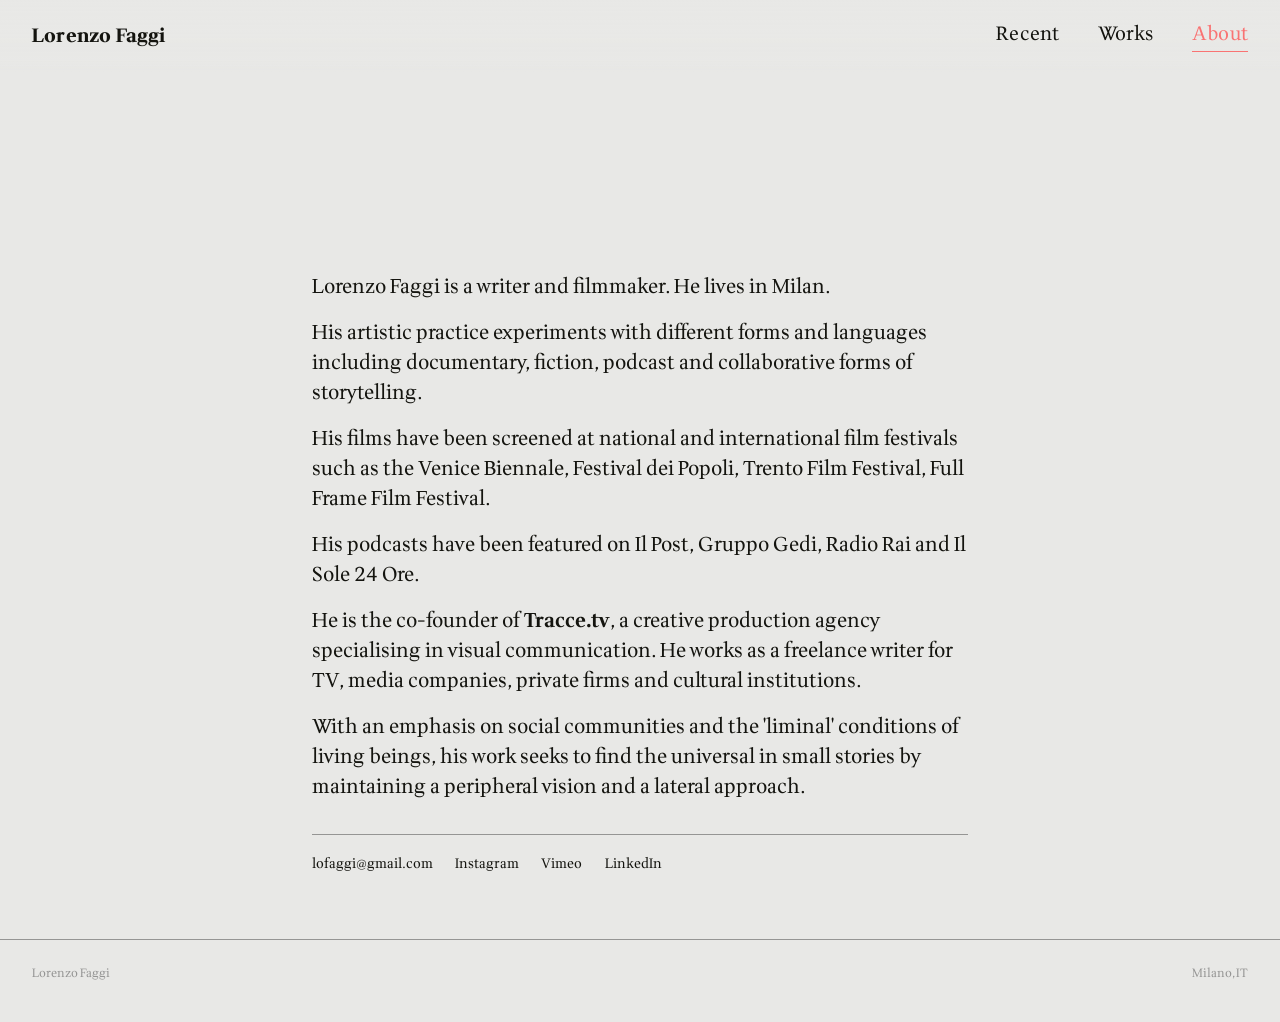
<file: about.html>
<!DOCTYPE html>
<html lang="it">
<head>
  <meta charset="UTF-8">
  <meta name="viewport" content="width=device-width, initial-scale=1">
  <title>Lorenzo Faggi — About</title>
  <meta name="description" content="Biografia e contatti.">

<!-- ================= favicon ================= -->
  <link rel="icon" type="image/png" href="/favicon-96x96.png" sizes="96x96" />
  <link rel="icon" type="image/svg+xml" href="/favicon.svg" />
  <link rel="shortcut icon" href="/favicon.ico" />
  <link rel="apple-touch-icon" sizes="180x180" href="/apple-touch-icon.png" />
  <meta name="apple-mobile-web-app-title" content="Lorenzo_Faggi_portfolio" />
  <link rel="manifest" href="/site.webmanifest" />

 <!-- ================= Open Graph / Social Media ================= -->
  <meta property="og:type" content="website">
  <meta property="og:title" content="Lorenzo Faggi — Recent">
  <meta property="og:description" content="Lorenzo Faggi — works.">
  <meta property="og:url" content="https://www.lorenzofaggi.com/"> <!-- Sostituisci con il dominio reale -->
 <!-- Inserisci l'URL completo dell'immagine dell'ultimo progetto -->
  <meta property="og:image" content="https://www.lorenzofaggi.com/img/MouflonPro_copertina.avif">
  <meta property="og:image:width" content="1200">
  <meta property="og:image:height" content="630">

<!-- Twitter / X Cards -->
  <meta name="twitter:card" content="summary_large_image">
  <meta name="twitter:title" content="Lorenzo Faggi — Recent">
  <meta name="twitter:description" content="Lorenzo Faggi — works.">
  <meta name="twitter:image" content="https://www.lorenzofaggi.com/img/MouflonPro_copertina.avif">


  <link rel="preconnect" href="https://fonts.googleapis.com">
  <link rel="preconnect" href="https://fonts.gstatic.com" crossorigin>
  <link href="https://fonts.googleapis.com/css2?family=Wittgenstein:ital,wght@0,400..900;1,400..900&display=swap" rel="stylesheet">

  <link rel="stylesheet" href="css/style.css">
</head>
<body>

  <header class="site-header">
    <a href="index.html" class="site-logo">Lorenzo Faggi</a>
    <button class="nav-toggle" aria-label="Apri menu" aria-expanded="false">
      <span></span><span></span><span></span>
    </button>
    <nav class="site-nav">
      <a href="index.html">Recent</a>
      <a href="works.html">Works</a>
      <a href="about.html" aria-current="page">About</a>
    </nav>
  </header>

  <main>
  <section class="about-wrap">      

    <div class="about-text">
      <p>Lorenzo Faggi is a writer and filmmaker. He lives in Milan.</p> 
      <p>His artistic practice experiments with different forms and languages including documentary, fiction, podcast and collaborative forms of storytelling.</p> 
      <p>His films have been screened at national and international film festivals such as the Venice Biennale, Festival dei Popoli, Trento Film Festival, Full Frame Film Festival.</p>
      <p>His podcasts have been featured on Il Post, Gruppo Gedi, Radio Rai and Il Sole 24 Ore.</p>
      <p>He is the co-founder of <a href="https://tracce.tv/" target="_blank" rel="noopener noreferrer" class="tracce-link">Tracce.tv</a>, a creative production agency specialising in visual communication. He works as a freelance writer for TV, media companies, private firms and cultural institutions.</p>
      <p>With an emphasis on social communities and the 'liminal' conditions of living beings, his work seeks to find the universal in small stories by maintaining a peripheral vision and a lateral approach.</p>

      <div class="contact-list">
        <a href="mailto:lofaggi@gmail.com" target="_blank" rel="noopener noreferrer">lofaggi@gmail.com</a>
        <a href="https://www.instagram.com/lofaggi/" target="_blank" rel="noopener noreferrer">Instagram</a>
        <a href="https://vimeo.com/leallettantipromesse" target="_blank" rel="noopener noreferrer">Vimeo</a>
        <a href="https://www.linkedin.com/in/lorenzo-faggi-826b391a/">LinkedIn</a>
      </div>
    </div>
  </section>
</main>

  <footer class="site-footer">
    <span>Lorenzo Faggi</span>
    <span>Milano, IT</span>
  </footer>

  <script src="js/script.js"></script>
</body>
</html>
</file>
<file: css/style.css>
/* ============================================================
   STYLE.CSS
   Foglio di stile principale del sito.
   Diviso in sezioni con commenti, così puoi orientarti anche
   se non conosci bene il CSS. Cerca i titoli in MAIUSCOLO.
   ============================================================ */

/* ---------- 1. VARIABILI (design tokens) ----------
   Cambia i colori/font qui e si aggiornano su tutto il sito. */
:root {
  --paper: #e8e8e6;       /* sfondo generale, carta chiara */
  --paper-2: #e8e8e6;     /* sfondo leggermente più scuro (footer, hover) */
  --ink: #14140F;         /* testo principale, quasi nero */
  --ink-soft: #959594;    /* testo secondario / didascalie */
  --line: #959594;        /* linee sottili, bordi */
  --accent: #f97373;      /* verde-processo, colore di accento */
  --accent-ink: #EFEEE7;  /* testo sopra l'accento */

  --font-display: "Wittgenstein", Georgia, serif;
  --font-body: "Wittgenstein", -apple-system, sans-serif;
  --font-mono: "Wittgenstein", "Courier New", monospace;

  --gap: clamp(1rem, 2.5vw, 2.5rem);
  --nav-h: 4.5rem;
}

/* ---------- 2. RESET DI BASE ---------- */
* { box-sizing: border-box; }
html { scroll-behavior: smooth; }
@media (prefers-reduced-motion: reduce) {
  html { scroll-behavior: auto; }
  * { animation-duration: 0.01ms !important; transition-duration: 0.01ms !important; }
}

body {
  margin: 0;
  background: var(--paper);
  color: var(--ink);
  font-family: var(--font-body);
  font-size: 20px;
  line-height: 1.5;
  -webkit-font-smoothing: antialiased;
}

img, video { max-width: 100%; display: block; }
a { color: inherit; text-decoration: none; }
h1, h2, h3, p { margin: 0; }

/* Focus visibile per navigazione da tastiera (accessibilità) */
a:focus-visible,
button:focus-visible {
  outline: 2px solid var(--accent);
  outline-offset: 3px;
}

/* ---------- 3. NAVIGAZIONE ---------- */
.site-header {
  position: sticky;
  top: 0;
  z-index: 50;
  display: flex;
  align-items: center;
  justify-content: space-between;
  height: var(--nav-h);
  padding: 0 var(--gap);
  background: linear-gradient(
    to bottom,
    var(--paper) 0%,
    color-mix(in srgb, var(--paper) 95%, transparent) 80%,
    transparent 100%
  );
}

.site-logo {
  font-family: var(--font-display);
  font-size: 1.2rem;
  font-weight: 800;
  letter-spacing: 0.01em;
}

.site-nav {
  display: flex;
  gap: clamp(1.2rem, 3vw, 2.4rem);
  font-family: var(--font-mono);
  font-size: 1.2rem;
  letter-spacing: 0.01em;
}

.site-nav a {
  position: relative;
  padding-bottom: 3px;
}

.site-nav a::after {
  content: "";
  position: absolute;
  left: 0; bottom: 0;
  width: 0; height: 1px;
  background: var(--accent);
  transition: width 0.25s ease;
}

.site-nav a:hover::after,
.site-nav a[aria-current="page"]::after {
  width: 100%;
}

.site-nav a[aria-current="page"] { color: var(--accent); }

/* Bottone menu mobile (hamburger), nascosto su desktop */
.nav-toggle {
  display: none;
  background: none;
  border: 0px solid var(--ink);
  border-radius: 0;
  width: 40px;
  height: 34px;
  cursor: pointer;
}
.nav-toggle span {
  display: block;
  width: 18px;
  height: 1.5px;
  background: var(--ink);
  margin: 3px auto;
}

@media (max-width: 760px) {
  .nav-toggle { display: block; }
  .site-nav {
    position: fixed;
    top: var(--nav-h);
    left: 0; right: 0;
    background: var(--paper);
    flex-direction: column;
    gap: 0;
    border-bottom: 1px solid var(--line);
    max-height: 0;
    overflow: hidden;
    transition: max-height 0.3s ease;
  }
  .site-nav.is-open { max-height: 60vh; }
  .site-nav a {
    padding: 1rem var(--gap);
    border-top: 0px solid var(--line);
  }
}

/* ---------- 4. HERO (usato in index.html, "Recent") ---------- */
.hero {
  display: flex;
  align-items: center;
  justify-content: center;
  /* Occupies the visible screen minus top nav & footer padding */
  min-height: calc(100vh - var(--nav-h) - 4rem); 
  padding: 1rem var(--gap);
}

.hero-link {
  position: relative;
  display: flex;
  align-items: center;
  justify-content: center;
  
  /* Size constraints: controls image dimensions on desktop */
  width: 100%;
  max-width: 1000px;      /* Restricts the width so it isn't 100% full screen width */
  max-height: 65vh;      /* Restricts the height so it doesn't take the full screen height */
  aspect-ratio: 16 / 9;  /* Maintains standard video/photo proportions */
  
  border: 1px;
  background: var(--paper-2);
  text-decoration: none;
  overflow: hidden;
}

/* Background image filling the hero container */
.hero-frame {
  position: absolute;
  inset: 0;
  z-index: 1;
  opacity: 1;
  transition: opacity 0.4s ease-in-out;
}

.hero-frame img,
.hero-frame video {
  width: 100%;
  height: 100%;
  object-fit: cover;
}

/* Hover effect: Hide image on mouse hover */
.hero-link:hover .hero-frame {
  opacity: 0;
}

/* Centered title revealed on hover */
.hero-caption {
  position: relative;
  z-index: 2;
  text-align: center;
  opacity: 0;
  padding: 1.5rem;
  transition: color 0.4s ease;
}

/* Title fades in on hover */
.hero-link:hover .hero-caption {
  opacity: 1;
}

.hero-title {
  font-family: var(--font-display);
  font-size: clamp(2.5rem, 5vw, 3rem);
  font-weight: 400;
  line-height: 1.1;
  color: var(--ink);
  white-space: pre-line;
  transition: color 0.3s ease;
}

.hero-link:hover .hero-title {
  color: var(--ink); /* Changes title color when image fades out */
}


/* ---------- 5. GRIGLIA "CONTACT SHEET" (usata in works.html) ---------- */
.sheet-intro {
  padding: clamp(1.5rem, 4vw, 3rem) var(--gap) 1.5rem;
  max-width: 46ch;
}
.sheet-intro h1 {
  font-family: var(--font-display);
  font-size: clamp(1.6rem, 3.4vw, 2.2rem);
  font-weight: 500;
  margin-bottom: 0.5rem;
}
.sheet-intro p { color: var(--ink-soft); }

.frame-grid {
  display: grid;
  grid-template-columns: repeat(3, 1fr);
  gap: 1px;
  background: var(--line);
  border-top: 1px solid var(--line);
  border-bottom: 1px solid var(--line);
  margin-bottom: 4rem;
}

@media (max-width: 900px) {
  .frame-grid { grid-template-columns: repeat(2, 1fr); }
}
@media (max-width: 560px) {
  .frame-grid { grid-template-columns: 1fr; }
}

.frame {
  position: relative;
  background: var(--paper);
  aspect-ratio: 4 / 5;
  overflow: hidden;
  display: block;
}

.frame img,
.frame video {
  width: 100%;
  height: 100%;
  object-fit: cover;
  transition: transform 0.5s ease;
}
.frame:hover img,
.frame:hover video,
.frame.is-active img,
.frame.is-active video {
  transform: scale(1.04);
}

/*.frame-index {
  position: absolute;
  top: 0.75rem;
  left: 0.75rem;
  font-family: var(--font-mono);
  font-size: 0.7rem;
  color: var(--accent-ink);
  background: var(--accent);
  padding: 0.15rem 0.4rem;
  z-index: 2;
}*/

.frame-label {
  position: absolute;
  left: 0; right: 0; bottom: 0;
  padding: 0.9rem 1rem;
  background: linear-gradient(to top, rgba(20,20,15,0.82), rgba(20,20,15,0));
  color: var(--accent-ink);
  transform: translateY(100%);
  transition: transform 0.3s ease;
  z-index: 2;
}
.frame:hover .frame-label,
.frame.is-active .frame-label {
  transform: translateY(0);
}

.frame-label .t { display: block; font-family: var(--font-display); font-size: 1.05rem; }
.frame-label .y { display: block; font-family: var(--font-mono); font-size: 0.75rem; opacity: 0.85; }

/* ---------- 6. PAGINA SINGOLO LAVORO (work.html) ---------- */
/* Base link style inside description */
main .work-body a,
main .work-body a:visited {
  color: var(--ink) !important;
  font-weight: 600;
  text-decoration: none;
  transition: color 0.25s ease-in-out;
}

/* Hover state on mouseover */
main .work-body a:hover,
main .work-body a:focus {
  color: var(--accent) !important;
  cursor: pointer;
}

.category .work-title {
  white-space: pre-line; /* Automatically renders line breaks from Google Sheets */
  display: inline-block;
}

.category .work-title br {
  display: block;
  content: "";
  margin-top: 0.2rem;
  white-space: pre-line;
}

.work-header {
  display: flex;
  flex-direction: column;
  justify-content: center; /* Centers title vertically */
  align-items: center;     /* Centers title horizontally */
  min-height: calc(100vh - var(--nav-h)); /* Forces height to 100% of screen minus top navbar */
  box-sizing: border-box;
}

.work-header .frame-index {
  position: static;
  display: inline-block;
  margin-bottom: 1rem;
}
.work-header h1 {
  font-family: var(--font-display);
  font-size: clamp(2.5rem, 5vw, 3rem);
  text-align: center;
  font-weight: 500;
  line-height: 1.2;
  white-space: pre-line;
}

.work-media {
  display: grid;
  grid-template-columns: repeat(2, 1fr);   /* 2 colonne uguali */
  gap: clamp(1.5rem, 4vw, 3.5rem);          /* gutter largo, orizzontale e verticale */
  max-width: 1200px;
  margin-left: auto;
  margin-right: auto;
  margin-bottom: 4rem;
  align-items: center;      /* ⬅ nuova riga: centra verticalmente le immagini nella riga */
}

/* Su schermi stretti passa a 1 colonna sola */
@media (max-width: 700px) {
  .work-media {
    grid-template-columns: 1fr;
    padding: 0 var(--gap); /* margine laterale su mobile, copertina inclusa */
  }
    .work-media .cover {
    height: 70vh; /* un po' più contenuta su schermi piccoli, modifica a piacere */
  }
}



.work-media figure {
  margin: 0;
  /* niente bordo: rimosso apposta rispetto a prima */
}

.work-media figure:not(.media-full) {
  display: flex;
  align-items: center;
  justify-content: center;
}

.work-media img {
  width: 100%;
  height: auto;     /* l'immagine mantiene le sue proporzioni naturali,
                        non viene ritagliata né deformata */
  display: block;
}

.work-media video { width: 100%; }

/* Un video occupa entrambe le colonne, invece di starci stretto in una sola */
.work-media .media-full {
  grid-column: 1 / -1;
}

.work-media .cover {
  display: flex;
  align-items: center;
  justify-content: center;
  width: 100%;
  height: calc(100vh - var(--nav-h));
  margin-bottom: clamp(1.5rem, 4vw, 3.5rem);
}

.work-media .cover img {
  max-width: 100%;
  max-height: 100%;
  width: auto;
  height: auto;
  object-fit: contain;
  object-position: center;
  display: block;
  margin: 0 auto;
}


.work-body {
  max-width: 720px;
  margin-left: auto;
  margin-right: auto;
  text-align: left;
  padding: 0 var(--gap) 4rem;
}

.work-body p { 
  color: var(--ink); 
  margin-bottom: 1rem;
}

.work-body p:last-child { margin-bottom: 0; }

.work-body a {
  color: var(--ink);
  font-weight: 600;
  transition: color 0.25s ease;
}

.work-body a:hover {
  color: var(--accent);
}

.work-body em {
  font-style: italic;
}

.work-body strong {
  font-weight: 600;
}




/* ---------- 7. PAGINA ABOUT ---------- */
.about-wrap {
  margin-top: 200px; /* Text starts exactly 50px below the navbar */
  max-width: 720px;
  margin-left: auto;
  margin-right: auto;
  text-align: left;
  padding: 0 var(--gap) 4rem;
}

.about-text p {
  color: var(--ink); 
  margin-bottom: 1rem;
}

/* Style for the Tracce.tv link */
.about-text a.tracce-link {
  font-weight: bold;
  color: inherit;
  transition: color 0.2s ease;
}

.about-text a.tracce-link:hover,
.about-text a.tracce-link:focus {
  color: #f97373; /* Pink color on hover */
}

.contact-list {
  margin-top: 2rem;
  border-top: 1px solid var(--line);
  padding-top: 1.2rem;
  font-family: var(--font-mono);
  font-size: 0.85rem;
}
.contact-list a { display: inline-block; margin-right: 1.2rem; }
.contact-list a:hover { color: var(--accent); }

/* ---------- 8. FOOTER ---------- */
.site-footer {
  border-top: 1px solid var(--line);
  padding: 1.5rem var(--gap) 2.5rem;
  display: flex;
  justify-content: space-between;
  flex-wrap: wrap;
  gap: 0.5rem;
  font-family: var(--font-mono);
  font-size: 0.75rem;
  color: var(--ink-soft);
}


/* ------ Works Index ---- */
.works-index{
    display:grid;
    grid-template-columns:repeat(auto-fit,minmax(280px,1fr));
    gap:5rem;
    padding:4rem var(--gap);
}

.category h2{
    font-size:.8rem;
    text-transform:uppercase;
    letter-spacing:.08em;
    margin-bottom:1.5rem;
    color:var(--ink-soft);
}

.category ul{
    list-style:none;
    margin:0;
    padding:0;
}

.category li{
    margin-bottom:1.5rem;
}

.category a{
    color:var(--ink);
    text-decoration:none;
    transition:color .2s ease;
}

.category a:hover{
    color:var(--accent);
}
</file>
